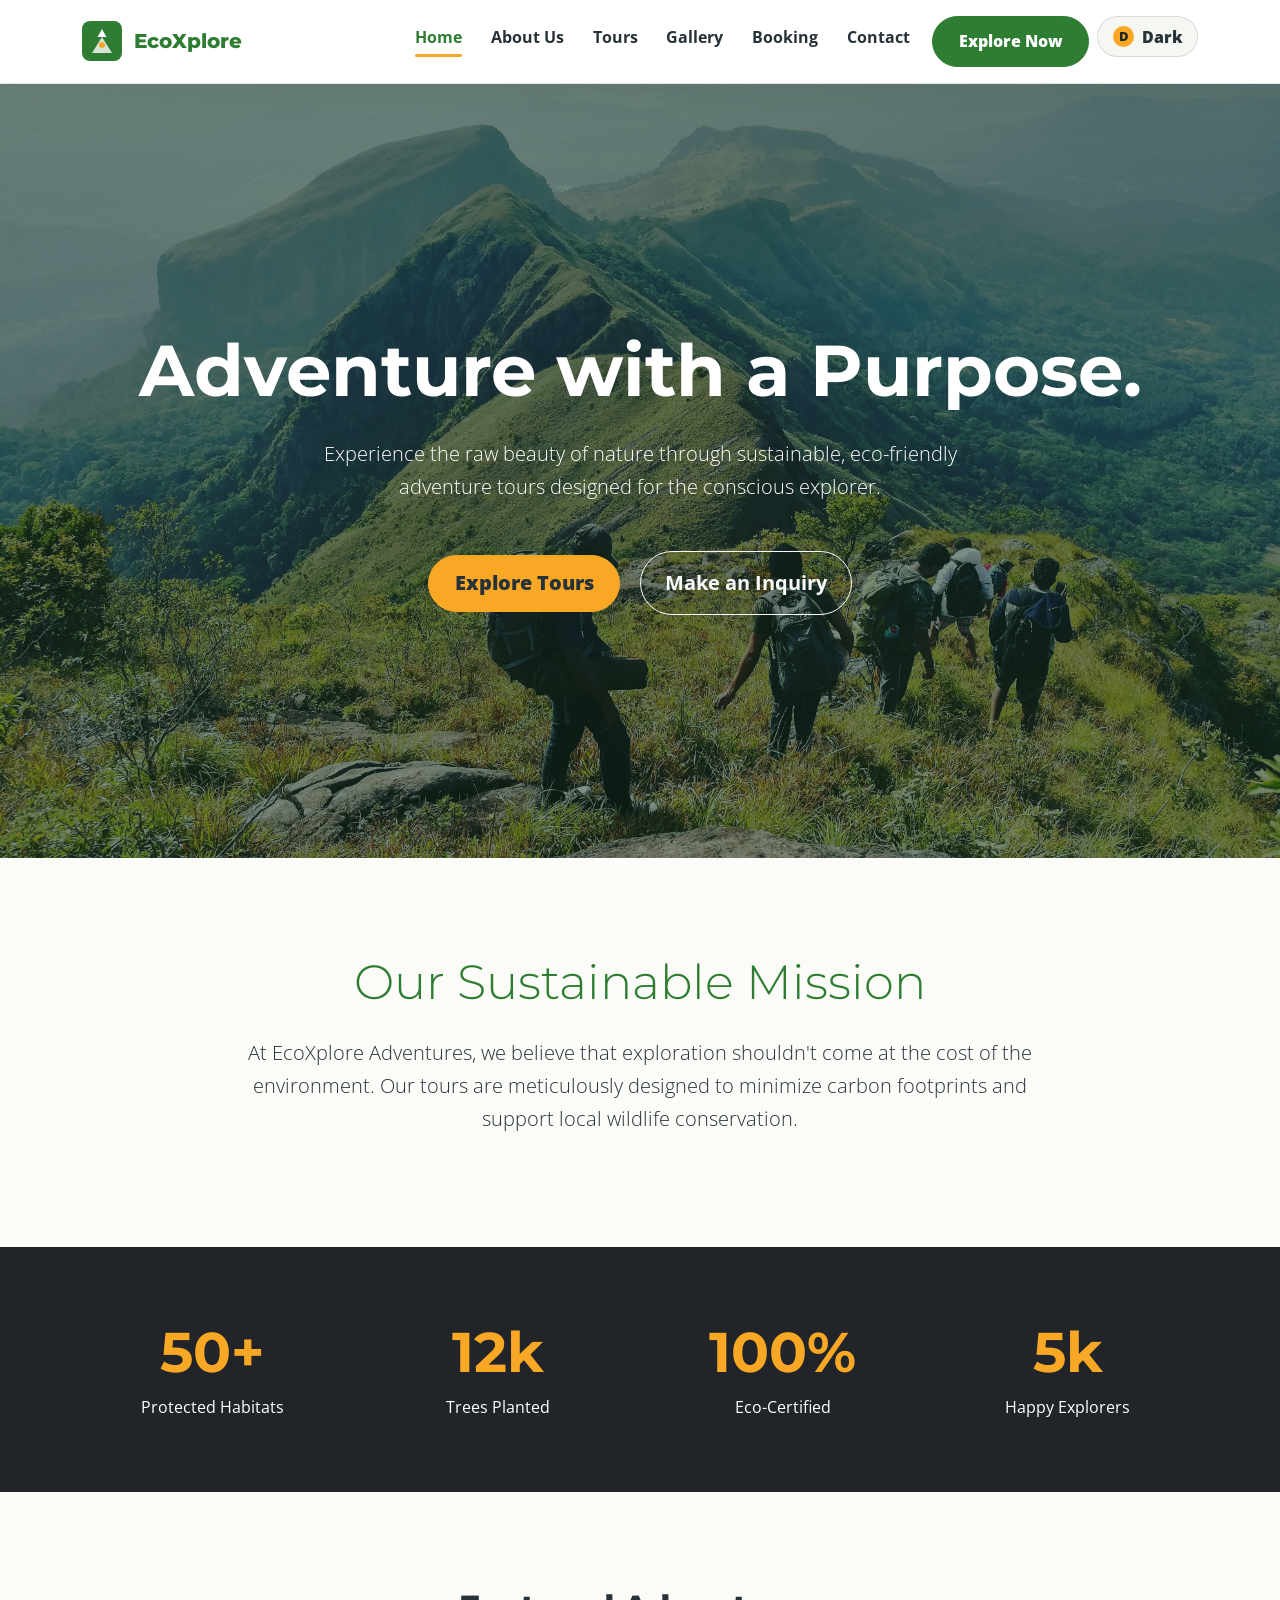
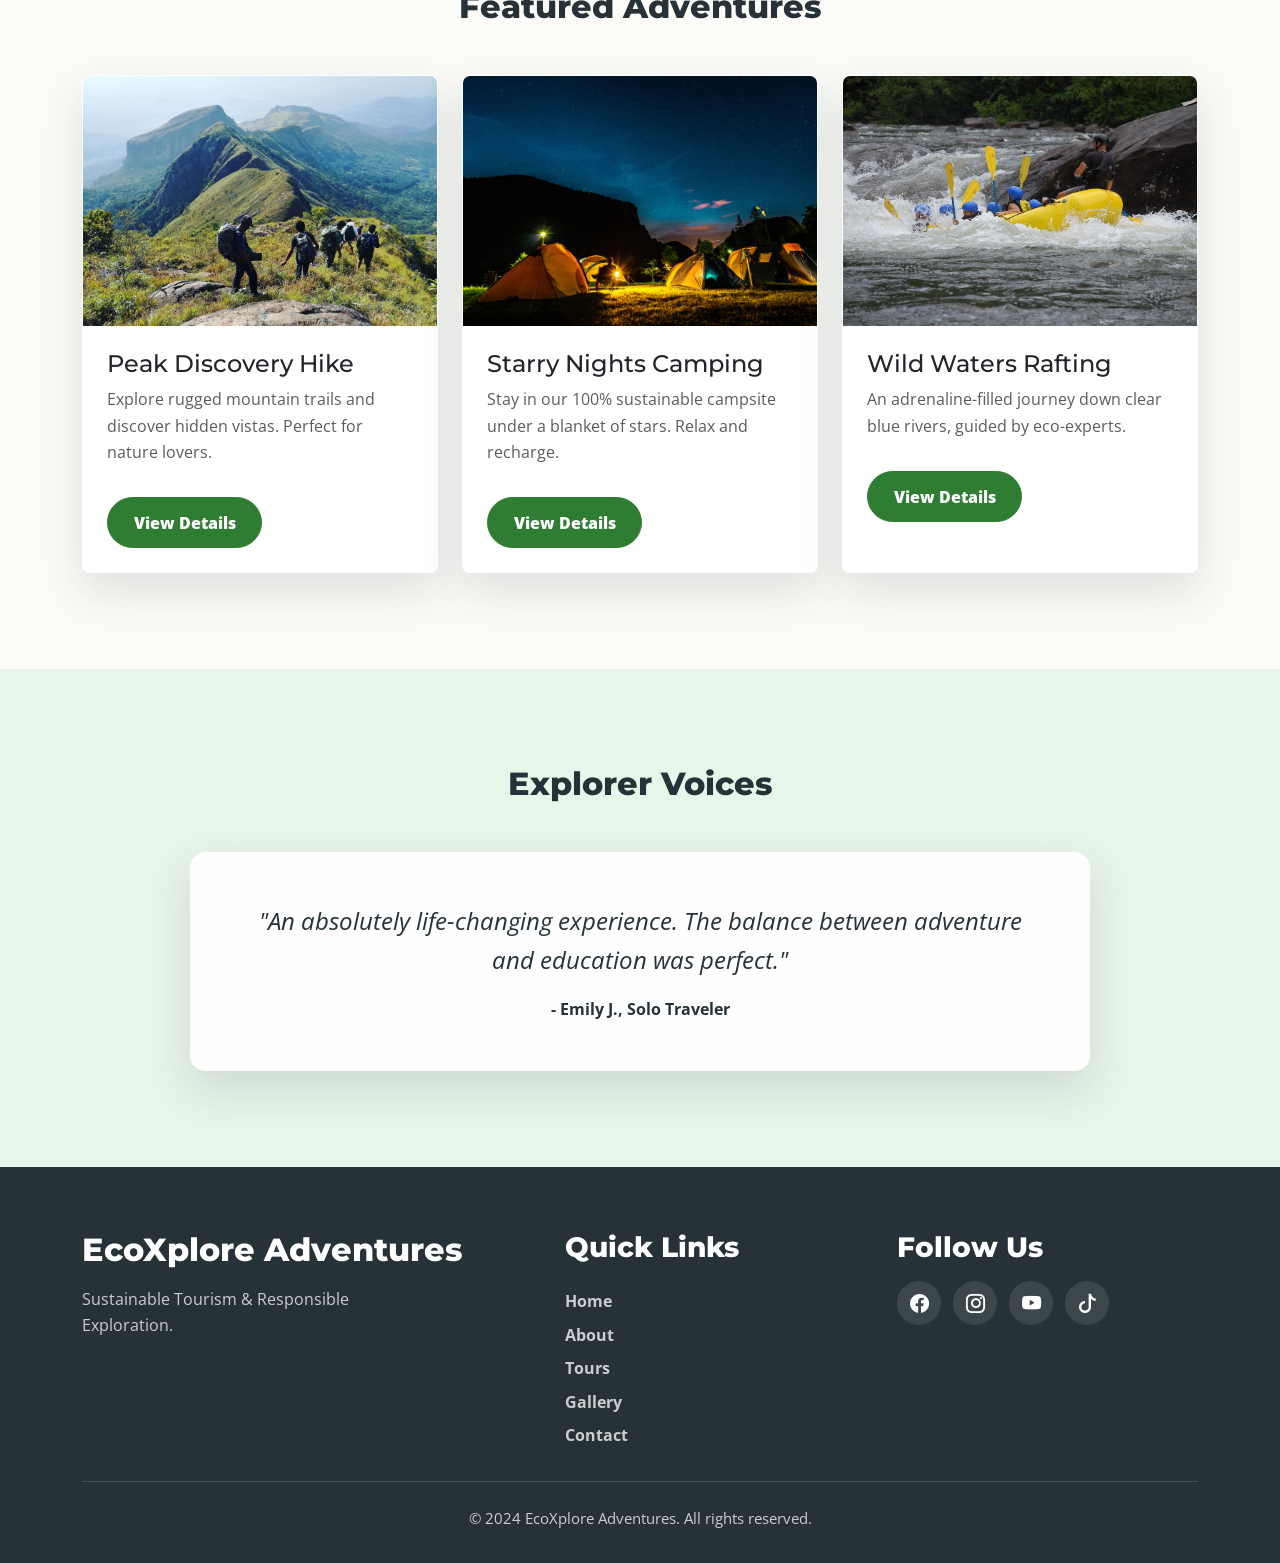
<file: index.html>
<!DOCTYPE html>
<html lang="en">
<head>
    <meta charset="UTF-8">
    <meta name="viewport" content="width=device-width, initial-scale=1.0">
    <meta name="description" content="EcoXplore Adventures - Sustainable adventure tours using Bootstrap 5.">
    <title>EcoXplore Adventures | Sustainable Adventure Tours</title>
    <link href="https://cdn.jsdelivr.net/npm/bootstrap@5.3.0/dist/css/bootstrap.min.css" rel="stylesheet">
    <link rel="stylesheet" href="https://cdn.jsdelivr.net/npm/bootstrap-icons@1.11.3/font/bootstrap-icons.css">
    <link rel="stylesheet" href="css/main.css">
</head>
<body>
    <nav class="navbar navbar-expand-lg sticky-top bg-white py-3">
        <div class="container">
            <a class="navbar-brand" href="index.html">
                <img src="images/logo.svg" alt="Logo" width="40" height="40">
                EcoXplore
            </a>
            <button class="navbar-toggler" type="button" data-bs-toggle="collapse" data-bs-target="#navbarNav">
                <span class="navbar-toggler-icon"></span>
            </button>
            <div class="collapse navbar-collapse" id="navbarNav">
                <ul class="navbar-nav ms-auto mb-2 mb-lg-0">
                </ul>
            </div>
        </div>
    </nav>

    <header class="hero-section">
        <div class="container text-center reveal">
            <h1 class="display-2 fw-bold mb-4">Adventure with a Purpose.</h1>
            <p class="lead mb-5 mx-auto" style="max-width: 700px;">Experience the raw beauty of nature through sustainable, eco-friendly adventure tours designed for the conscious explorer.</p>
            <a href="tours.html" class="btn btn-accent btn-lg me-sm-3 mb-3 mb-sm-0">Explore Tours</a>
            <a href="booking.html" class="btn btn-outline-light btn-lg rounded-pill px-4 py-3 fw-bold">Make an Inquiry</a>
        </div>
    </header>

    <section class="py-5 reveal">
        <div class="container text-center py-5">
            <h2 class="display-5 mb-4" style="color: var(--primary);">Our Sustainable Mission</h2>
            <p class="lead mx-auto" style="max-width: 850px;">At EcoXplore Adventures, we believe that exploration shouldn't come at the cost of the environment. Our tours are meticulously designed to minimize carbon footprints and support local wildlife conservation.</p>
        </div>
    </section>

    <section class="py-5 bg-dark text-white reveal">
        <div class="container py-4">
            <div class="row g-4 text-center">
                <div class="col-6 col-md-3">
                    <h3 class="display-4 fw-bold" style="color: var(--accent);">50+</h3>
                    <p class="mb-0">Protected Habitats</p>
                </div>
                <div class="col-6 col-md-3">
                    <h3 class="display-4 fw-bold" style="color: var(--accent);">12k</h3>
                    <p class="mb-0">Trees Planted</p>
                </div>
                <div class="col-6 col-md-3">
                    <h3 class="display-4 fw-bold" style="color: var(--accent);">100%</h3>
                    <p class="mb-0">Eco-Certified</p>
                </div>
                <div class="col-6 col-md-3">
                    <h3 class="display-4 fw-bold" style="color: var(--accent);">5k</h3>
                    <p class="mb-0">Happy Explorers</p>
                </div>
            </div>
        </div>
    </section>

    <section class="py-5 reveal">
        <div class="container py-5">
            <h2 class="text-center mb-5">Featured Adventures</h2>
            <div class="row g-4">
                <div class="col-md-4">
                    <div class="card tour-card glass h-100 reveal">
                        <img src="images/Trekking_Tour_in_Kandy_Knuckles_Feachured_60b26beeb3.jpg" class="card-img-top" alt="Hiking" style="height: 250px; object-fit: cover;">
                        <div class="card-body p-4">
                            <h3 class="h4">Peak Discovery Hike</h3>
                            <p class="text-muted">Explore rugged mountain trails and discover hidden vistas. Perfect for nature lovers.</p>
                            <a href="tours.html" class="btn btn-primary mt-3">View Details</a>
                        </div>
                    </div>
                </div>
                <div class="col-md-4">
                    <div class="card tour-card glass h-100 reveal">
                        <img src="images/camping_lights.webp" class="card-img-top" alt="Camping" style="height: 250px; object-fit: cover;">
                        <div class="card-body p-4">
                            <h3 class="h4">Starry Nights Camping</h3>
                            <p class="text-muted">Stay in our 100% sustainable campsite under a blanket of stars. Relax and recharge.</p>
                            <a href="tours.html" class="btn btn-primary mt-3">View Details</a>
                        </div>
                    </div>
                </div>
                <div class="col-md-4">
                    <div class="card tour-card glass h-100 reveal">
                        <img src="images/sri-lanka-wild-water-raften.jpeg" class="card-img-top" alt="Rafting" style="height: 250px; object-fit: cover;">
                        <div class="card-body p-4">
                            <h3 class="h4">Wild Waters Rafting</h3>
                            <p class="text-muted">An adrenaline-filled journey down clear blue rivers, guided by eco-experts.</p>
                            <a href="tours.html" class="btn btn-primary mt-3">View Details</a>
                        </div>
                    </div>
                </div>
            </div>
        </div>
    </section>

    <section class="py-5 reveal" style="background-color: var(--primary-light);">
        <div class="container py-5">
            <h2 class="text-center mb-5">Explorer Voices</h2>
            <div id="testimonialSlider" class="glass p-5 rounded-4 mx-auto" style="max-width: 900px;">
                <div class="testimonial-slide text-center">
                    <p class="fs-4 fst-italic mb-3">"An absolutely life-changing experience. The balance between adventure and education was perfect."</p>
                    <span class="fw-bold">- Emily J., Solo Traveler</span>
                </div>
                <div class="testimonial-slide text-center" style="display: none;">
                    <p class="fs-4 fst-italic mb-3">"I've never felt so connected to nature. The guides were incredibly knowledgeable."</p>
                    <span class="fw-bold">- Mark T., Photographer</span>
                </div>
            </div>
        </div>
    </section>

    <footer>
        <div class="container">
            <div class="footer-content">
                <div class="footer-brand">
                    <h2>EcoXplore Adventures</h2>
                    <p>Sustainable Tourism & Responsible Exploration.</p>
                </div>
                <div class="footer-links">
                    <h3>Quick Links</h3>
                    <a href="index.html">Home</a>
                    <a href="about.html">About</a>
                    <a href="tours.html">Tours</a>
                    <a href="gallery.html">Gallery</a>
                    <a href="contact.html">Contact</a>
                </div>
                <div class="footer-social">
                    <h3>Follow Us</h3>
                    <div class="social-icons">
                        <a href="https://www.facebook.com/" aria-label="Facebook"><i class="bi bi-facebook"></i></a>
                        <a href="https://www.instagram.com/" aria-label="Instagram"><i class="bi bi-instagram"></i></a>
                        <a href="https://www.youtube.com/" aria-label="YouTube"><i class="bi bi-youtube"></i></a>
                        <a href="https://www.tiktok.com/" aria-label="TikTok"><i class="bi bi-tiktok"></i></a>
                    </div>
                </div>
            </div>
            <p class="footer-copy">&copy; 2024 EcoXplore Adventures. All rights reserved.</p>
        </div>
    </footer>

    <script src="https://cdn.jsdelivr.net/npm/bootstrap@5.3.0/dist/js/bootstrap.bundle.min.js"></script>
    <script src="js/script.js"></script>
    <script>

        let cur = 0;
        const slides = document.querySelectorAll('.testimonial-slide');
        setInterval(() => {
            slides[cur].style.display = 'none';
            cur = (cur + 1) % slides.length;
            slides[cur].style.display = 'block';
        }, 5000);
    </script>
</body>
</html>
</file>
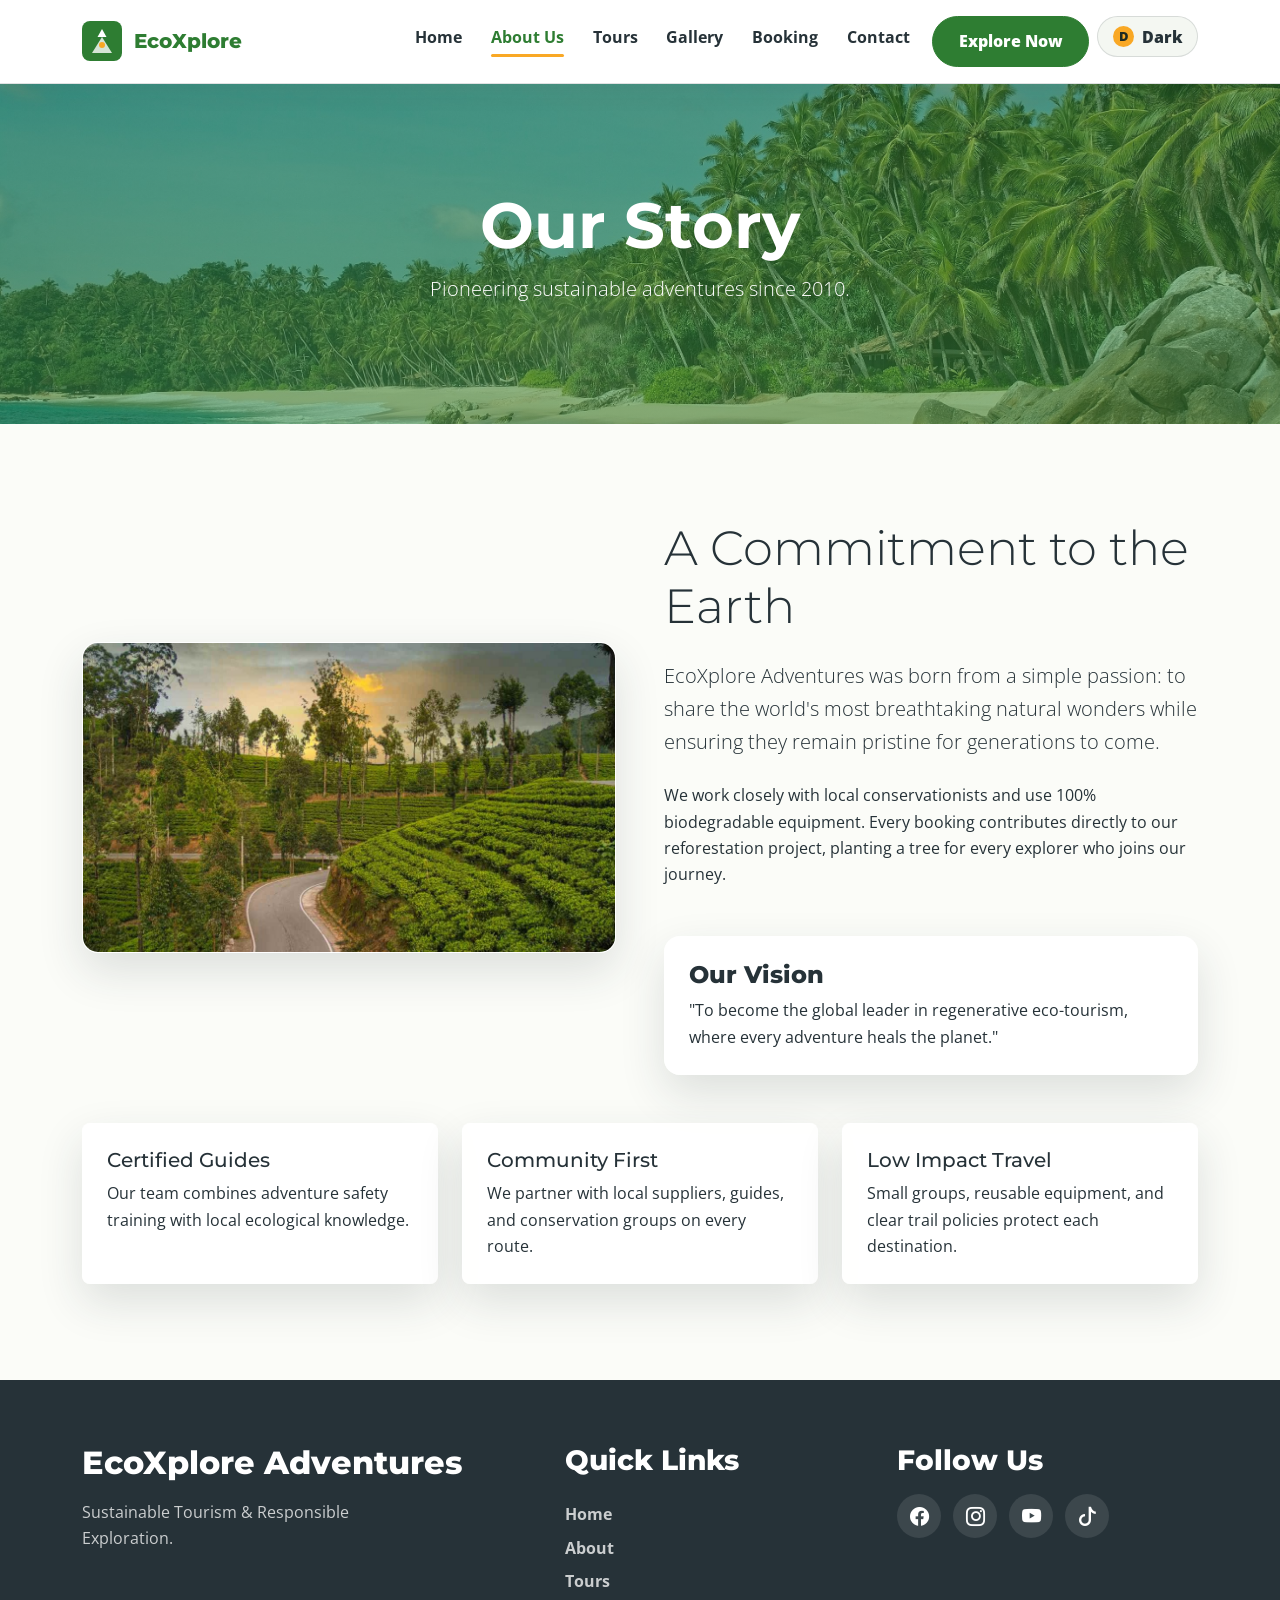
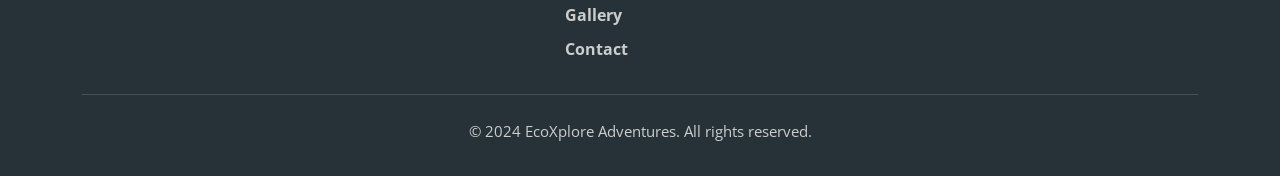
<file: about.html>
<!DOCTYPE html>
<html lang="en">
<head>
    <meta charset="UTF-8">
    <meta name="viewport" content="width=device-width, initial-scale=1.0">
    <meta name="description" content="About EcoXplore Adventures - Our mission and team.">
    <title>About Us | EcoXplore Adventures</title>
    <link href="https://cdn.jsdelivr.net/npm/bootstrap@5.3.0/dist/css/bootstrap.min.css" rel="stylesheet">
    <link rel="stylesheet" href="https://cdn.jsdelivr.net/npm/bootstrap-icons@1.11.3/font/bootstrap-icons.css">
    <link rel="stylesheet" href="css/main.css">
    <style>
        .about-hero {
            background: linear-gradient(rgba(46, 125, 50, 0.5), rgba(51, 133, 55, 0.541)), url('images/sri-lanka-strand-10.jpeg') center/cover;
            color: white;
            padding: 100px 0;
            text-align: center;
        }
    </style>
</head>
<body>
    <nav class="navbar navbar-expand-lg sticky-top bg-white py-3">
        <div class="container">
            <a class="navbar-brand" href="index.html">
                <img src="images/logo.svg" alt="Logo" width="40" height="40">
                EcoXplore
            </a>
            <button class="navbar-toggler" type="button" data-bs-toggle="collapse" data-bs-target="#navbarNav">
                <span class="navbar-toggler-icon"></span>
            </button>
            <div class="collapse navbar-collapse" id="navbarNav">
                <ul class="navbar-nav ms-auto mb-2 mb-lg-0">
                </ul>
            </div>
        </div>
    </nav>

    <header class="about-hero reveal">
        <div class="container">
            <h1 class="display-3 fw-bold">Our Story</h1>
            <p class="lead">Pioneering sustainable adventures since 2010.</p>
        </div>
    </header>

    <main class="container py-5 my-5">
        <div class="row g-5 align-items-center">
            <div class="col-md-6 reveal text-center">
                <img src="images/nuwareliya.jpg" alt="Our Work" class="img-fluid rounded-4 shadow-lg glass" style="max-height: 400px; width: 100%; object-fit: cover;">
            </div>
            <div class="col-md-6 reveal">
                <h2 class="display-5 mb-4">A Commitment to the Earth</h2>
                <p class="lead mb-4">EcoXplore Adventures was born from a simple passion: to share the world's most breathtaking natural wonders while ensuring they remain pristine for generations to come.</p>
                <p>We work closely with local conservationists and use 100% biodegradable equipment. Every booking contributes directly to our reforestation project, planting a tree for every explorer who joins our journey.</p>
                <div class="mt-5 p-4 glass rounded-4">
                    <h4 class="mb-2">Our Vision</h4>
                    <p class="mb-0">"To become the global leader in regenerative eco-tourism, where every adventure heals the planet."</p>
                </div>
            </div>
        </div>
    
        <section class="row g-4 mt-4 reveal">
            <div class="col-md-4">
                <div class="glass p-4 rounded-3 h-100">
                    <h3 class="h5">Certified Guides</h3>
                    <p class="mb-0">Our team combines adventure safety training with local ecological knowledge.</p>
                </div>
            </div>
            <div class="col-md-4">
                <div class="glass p-4 rounded-3 h-100">
                    <h3 class="h5">Community First</h3>
                    <p class="mb-0">We partner with local suppliers, guides, and conservation groups on every route.</p>
                </div>
            </div>
            <div class="col-md-4">
                <div class="glass p-4 rounded-3 h-100">
                    <h3 class="h5">Low Impact Travel</h3>
                    <p class="mb-0">Small groups, reusable equipment, and clear trail policies protect each destination.</p>
                </div>
            </div>
        </section>
    </main>

    <footer>
        <div class="container">
            <div class="footer-content">
                <div class="footer-brand">
                    <h2>EcoXplore Adventures</h2>
                    <p>Sustainable Tourism & Responsible Exploration.</p>
                </div>
                <div class="footer-links">
                    <h3>Quick Links</h3>
                    <a href="index.html">Home</a>
                    <a href="about.html">About</a>
                    <a href="tours.html">Tours</a>
                    <a href="gallery.html">Gallery</a>
                    <a href="contact.html">Contact</a>
                </div>
                <div class="footer-social">
                    <h3>Follow Us</h3>
                    <div class="social-icons">
                        <a href="https://www.facebook.com/" aria-label="Facebook"><i class="bi bi-facebook"></i></a>
                        <a href="https://www.instagram.com/" aria-label="Instagram"><i class="bi bi-instagram"></i></a>
                        <a href="https://www.youtube.com/" aria-label="YouTube"><i class="bi bi-youtube"></i></a>
                        <a href="https://www.tiktok.com/" aria-label="TikTok"><i class="bi bi-tiktok"></i></a>
                    </div>
                </div>
            </div>
            <p class="footer-copy">&copy; 2024 EcoXplore Adventures. All rights reserved.</p>
        </div>
    </footer>

    <script src="https://cdn.jsdelivr.net/npm/bootstrap@5.3.0/dist/js/bootstrap.bundle.min.js"></script>
    <script src="js/script.js"></script>
</body>
</html>
</file>
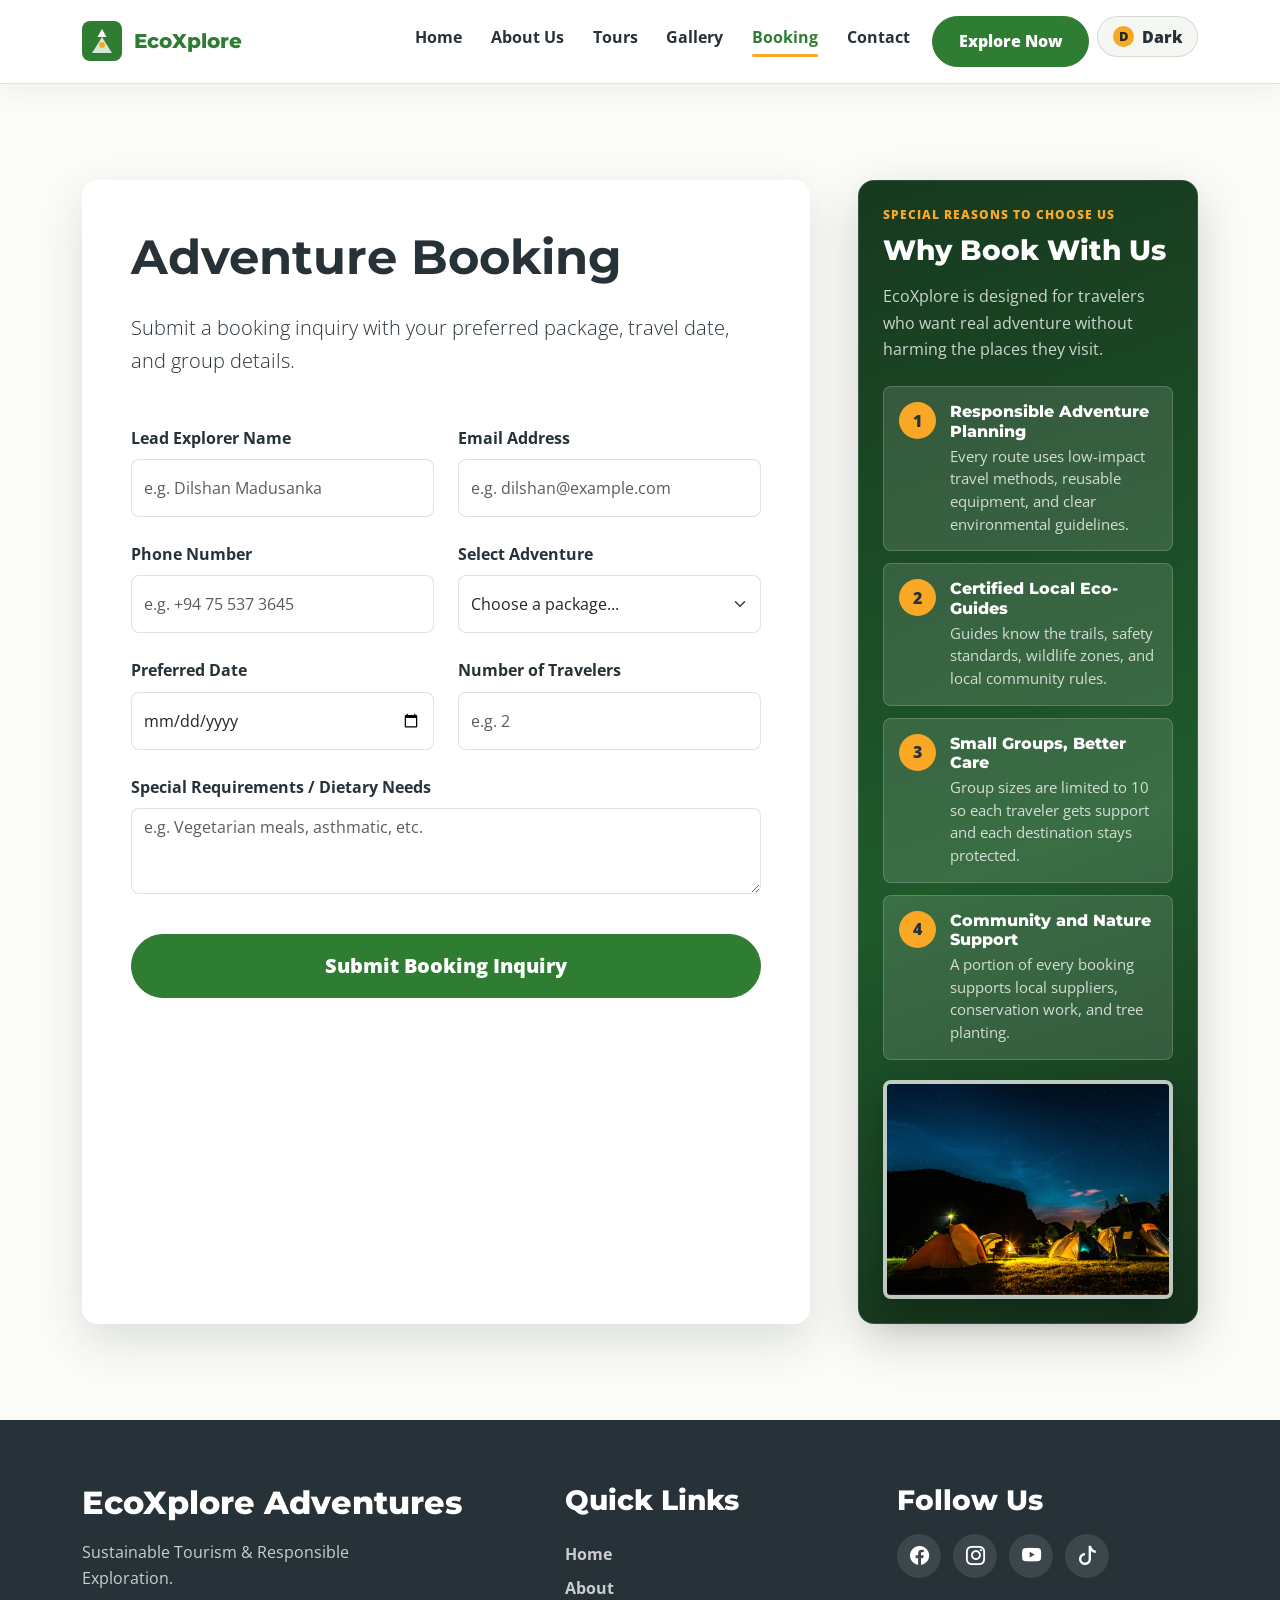
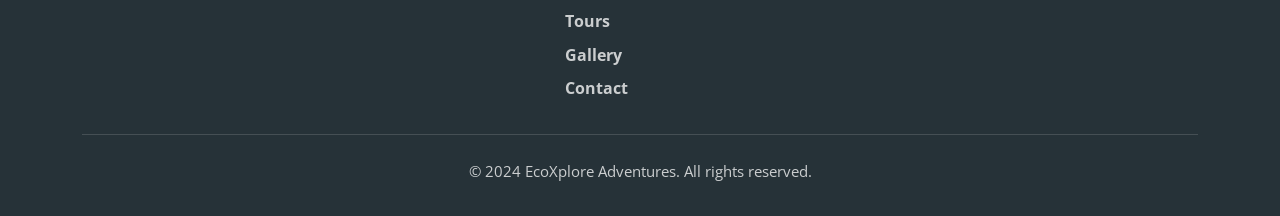
<file: booking.html>
<!DOCTYPE html>
<html lang="en">

<head>
    <meta charset="UTF-8">
    <meta name="viewport" content="width=device-width, initial-scale=1.0">
    <meta name="description" content="Book your eco-adventure with EcoXplore using Bootstrap 5.">
    <title>Book Now | EcoXplore Adventures</title>
    <link href="https://cdn.jsdelivr.net/npm/bootstrap@5.3.0/dist/css/bootstrap.min.css" rel="stylesheet">
    <link rel="stylesheet" href="https://cdn.jsdelivr.net/npm/bootstrap-icons@1.11.3/font/bootstrap-icons.css">
    <link rel="stylesheet" href="css/main.css">
</head>

<body>
    <nav class="navbar navbar-expand-lg sticky-top bg-white py-3">
        <div class="container">
            <a class="navbar-brand" href="index.html">
                <img src="images/logo.svg" alt="Logo" width="40" height="40">
                EcoXplore
            </a>
            <button class="navbar-toggler" type="button" data-bs-toggle="collapse" data-bs-target="#navbarNav">
                <span class="navbar-toggler-icon"></span>
            </button>
            <div class="collapse navbar-collapse" id="navbarNav">
                <ul class="navbar-nav ms-auto mb-2 mb-lg-0">
                </ul>
            </div>
        </div>
    </nav>

    <main class="container py-5 my-5">
        <div class="row g-5">
            <div class="col-lg-8 reveal">
                <div class="glass p-5 rounded-4 shadow-sm h-100">
                    <h1 class="mb-4 display-5 fw-bold">Adventure Booking</h1>
                    <p class="lead mb-5">Submit a booking inquiry with your preferred package, travel date, and group
                        details.</p>
                    <div class="form-message mb-4" role="status" aria-live="polite"></div>

                    <form id="bookingForm" class="needs-validation">
                        <div class="row g-4">
                            <div class="col-md-6">
                                <label for="bookName" class="form-label fw-bold">Lead Explorer Name</label>
                                <input type="text" class="form-control py-3 rounded-3" id="bookName" placeholder="e.g. Dilshan Madusanka" required>
                            </div>
                            <div class="col-md-6">
                                <label for="bookEmail" class="form-label fw-bold">Email Address</label>
                                <input type="email" class="form-control py-3 rounded-3" id="bookEmail"
                                    placeholder="e.g. dilshan@example.com" autocomplete="email" required>
                            </div>
                            <div class="col-md-6">
                                <label for="bookPhone" class="form-label fw-bold">Phone Number</label>
                                <input type="tel" class="form-control py-3 rounded-3" id="bookPhone" placeholder="e.g. +94 75 537 3645" autocomplete="tel"
                                    required>
                            </div>
                            <div class="col-md-6">
                                <label for="tourSelect" class="form-label fw-bold">Select Adventure</label>
                                <select class="form-select py-3 rounded-3" id="tourSelect" required>
                                    <option value="" selected disabled>Choose a package...</option>
                                    <option value="hiking">Knuckles Mountain Eco-Trek</option>
                                    <option value="camping">Solar Night Eco-Camp</option>
                                    <option value="rafting">Wild Waters Rafting</option>
                                </select>
                            </div>
                            <div class="col-md-6">
                                <label for="preferredDate" class="form-label fw-bold">Preferred Date</label>
                                <input type="date" class="form-control py-3 rounded-3" id="preferredDate" required>
                            </div>
                            <div class="col-md-6">
                                <label for="travelers" class="form-label fw-bold">Number of Travelers</label>
                                <input type="number" class="form-control py-3 rounded-3" id="travelers" min="1" max="10"
                                    placeholder="e.g. 2" required>
                            </div>
                            <div class="col-12">
                                <label for="specialReq" class="form-label fw-bold">Special Requirements / Dietary
                                    Needs</label>
                                <textarea class="form-control rounded-3" id="specialReq" rows="3" placeholder="e.g. Vegetarian meals, asthmatic, etc."></textarea>
                            </div>
                            <div class="col-12 pt-3">
                                <button type="submit" class="btn btn-primary btn-lg w-100 py-3">Submit Booking
                                    Inquiry</button>
                            </div>
                        </div>
                    </form>
                </div>
            </div>

            <div class="col-lg-4 reveal" style="transition-delay: 0.2s;">
                <div class="booking-reasons-panel p-4 rounded-4 shadow-lg h-100">
                    <p class="section-kicker mb-2" style="color: var(--accent);">Special reasons to choose us</p>
                    <h3 class="mb-3 text-white">Why Book With Us</h3>
                    <p class="mb-4 text-white-50">EcoXplore is designed for travelers who want real adventure without
                        harming the places they visit.</p>
                    <div class="booking-benefits">
                        <div class="booking-benefit">
                            <span class="booking-benefit-number">1</span>
                            <div>
                                <h4>Responsible Adventure Planning</h4>
                                <p>Every route uses low-impact travel methods, reusable equipment, and clear
                                    environmental guidelines.</p>
                            </div>
                        </div>
                        <div class="booking-benefit">
                            <span class="booking-benefit-number">2</span>
                            <div>
                                <h4>Certified Local Eco-Guides</h4>
                                <p>Guides know the trails, safety standards, wildlife zones, and local community rules.
                                </p>
                            </div>
                        </div>
                        <div class="booking-benefit">
                            <span class="booking-benefit-number">3</span>
                            <div>
                                <h4>Small Groups, Better Care</h4>
                                <p>Group sizes are limited to 10 so each traveler gets support and each destination
                                    stays protected.</p>
                            </div>
                        </div>
                        <div class="booking-benefit">
                            <span class="booking-benefit-number">4</span>
                            <div>
                                <h4>Community and Nature Support</h4>
                                <p>A portion of every booking supports local suppliers, conservation work, and tree
                                    planting.</p>
                            </div>
                        </div>
                    </div>
                    <img src="images/camping_lights.webp" alt="Eco camping tour location" class="booking-side-image">
                </div>
            </div>
        </div>
    </main>

    <footer>
        <div class="container">
            <div class="footer-content">
                <div class="footer-brand">
                    <h2>EcoXplore Adventures</h2>
                    <p>Sustainable Tourism & Responsible Exploration.</p>
                </div>
                <div class="footer-links">
                    <h3>Quick Links</h3>
                    <a href="index.html">Home</a>
                    <a href="about.html">About</a>
                    <a href="tours.html">Tours</a>
                    <a href="gallery.html">Gallery</a>
                    <a href="contact.html">Contact</a>
                </div>
                <div class="footer-social">
                    <h3>Follow Us</h3>
                    <div class="social-icons">
                        <a href="https://www.facebook.com/" aria-label="Facebook"><i class="bi bi-facebook"></i></a>
                        <a href="https://www.instagram.com/" aria-label="Instagram"><i class="bi bi-instagram"></i></a>
                        <a href="https://www.youtube.com/" aria-label="YouTube"><i class="bi bi-youtube"></i></a>
                        <a href="https://www.tiktok.com/" aria-label="TikTok"><i class="bi bi-tiktok"></i></a>
                    </div>
                </div>
            </div>
            <p class="footer-copy">&copy; 2024 EcoXplore Adventures. All rights reserved.</p>
        </div>
    </footer>

    <script src="https://cdn.jsdelivr.net/npm/bootstrap@5.3.0/dist/js/bootstrap.bundle.min.js"></script>
    <script src="js/script.js"></script>
</body>

</html>
</file>
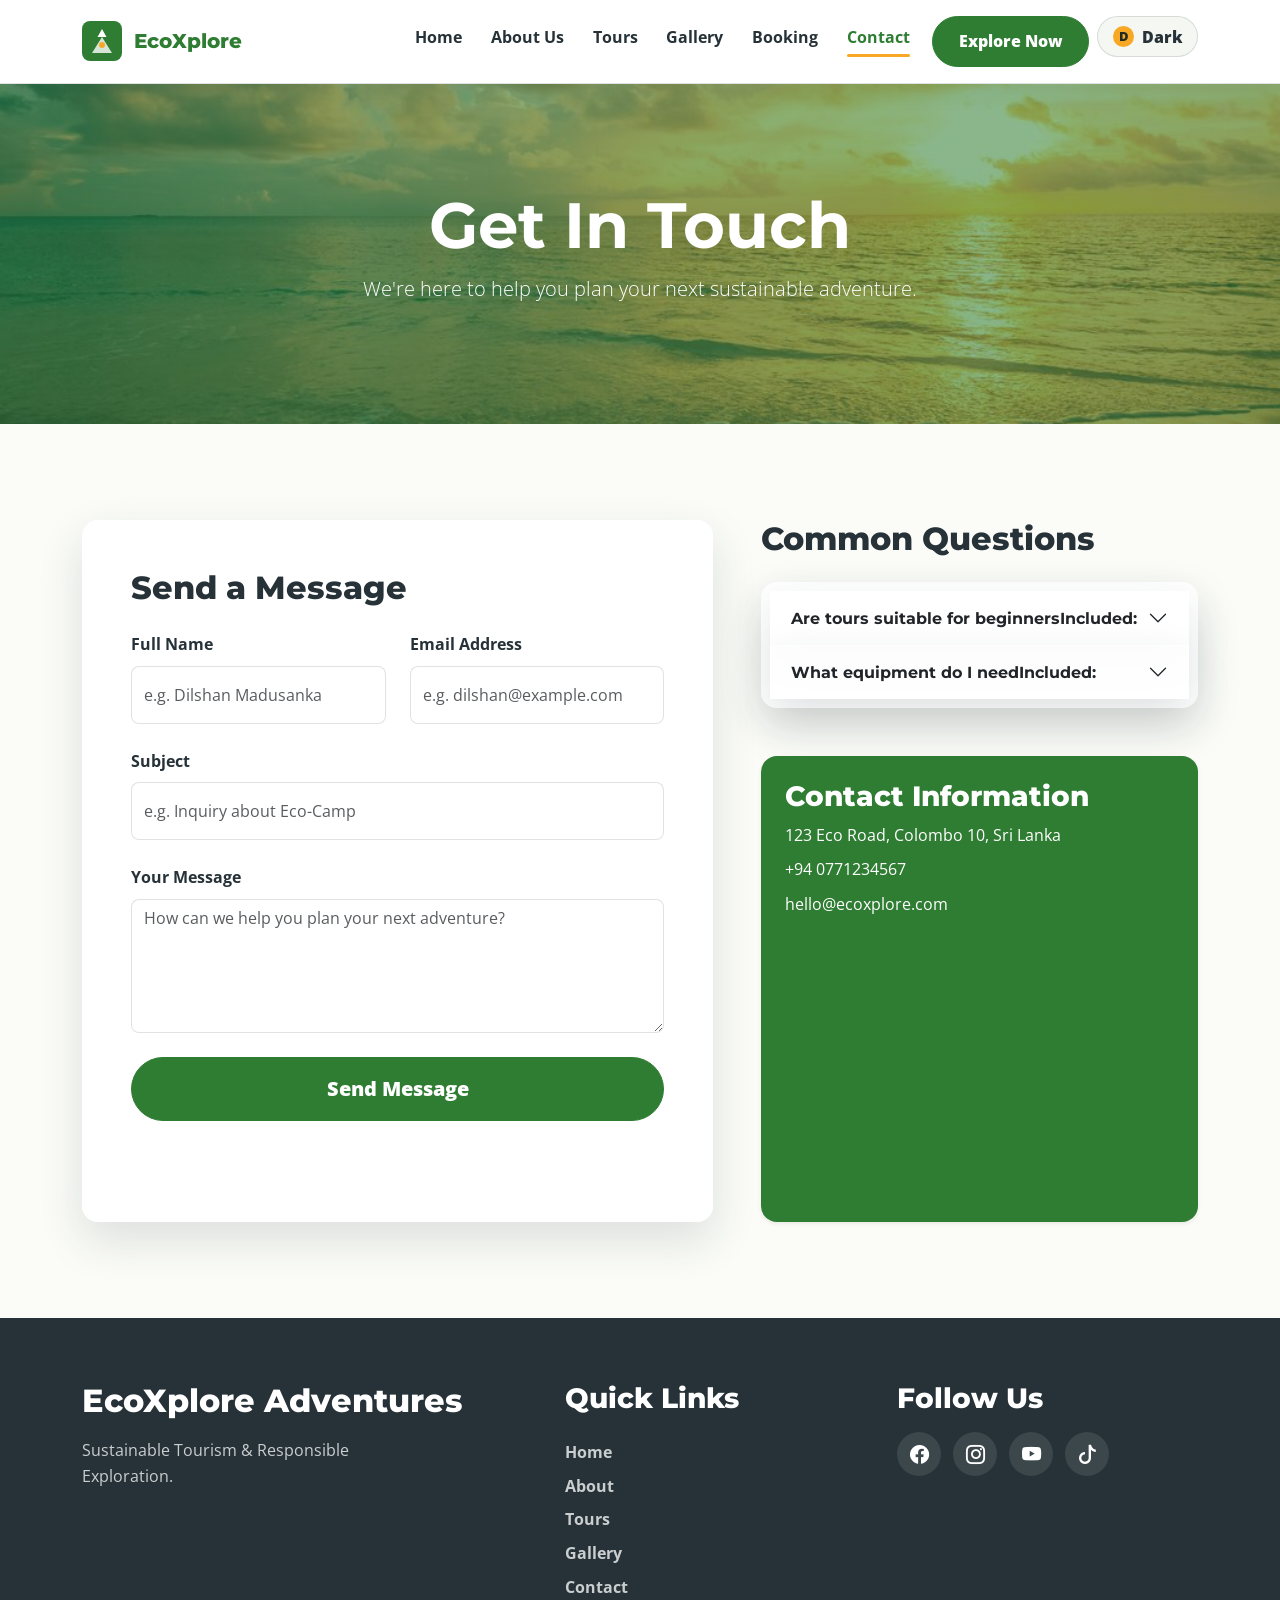
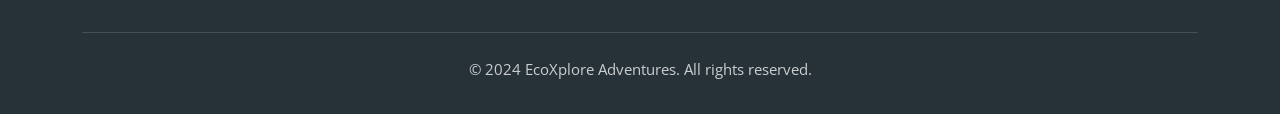
<file: contact.html>
<!DOCTYPE html>
<html lang="en">
<head>
    <meta charset="UTF-8">
    <meta name="viewport" content="width=device-width, initial-scale=1.0">
    <meta name="description" content="Contact EcoXplore Adventures using Bootstrap 5.">
    <title>Contact Us | EcoXplore Adventures</title>
    <link href="https://cdn.jsdelivr.net/npm/bootstrap@5.3.0/dist/css/bootstrap.min.css" rel="stylesheet">
    <link rel="stylesheet" href="https://cdn.jsdelivr.net/npm/bootstrap-icons@1.11.3/font/bootstrap-icons.css">
    <link rel="stylesheet" href="css/main.css">
    <style>
        .contact-hero {
            background: linear-gradient(rgba(46, 125, 50, 0.548), rgba(46, 125, 50, 0.575)), url('images/closeup-of-sea-beach-and-colorful-sunset-sky-panoramic-beach-landscape-empty-tropical-beach-and-seascape-orange-and-golden-sunset-sky-soft-sand-calmness-tranquil-relaxing-sunlight-summer-mood-photo.jpg') center/cover;
            color: white;
            padding: 100px 0;
            text-align: center;
        }
    </style>
</head>
<body>
    <nav class="navbar navbar-expand-lg sticky-top bg-white py-3">
        <div class="container">
            <a class="navbar-brand" href="index.html">
                <img src="images/logo.svg" alt="Logo" width="40" height="40">
                EcoXplore
            </a>
            <button class="navbar-toggler" type="button" data-bs-toggle="collapse" data-bs-target="#navbarNav">
                <span class="navbar-toggler-icon"></span>
            </button>
            <div class="collapse navbar-collapse" id="navbarNav">
                <ul class="navbar-nav ms-auto mb-2 mb-lg-0">
                </ul>
            </div>
        </div>
    </nav>

    <header class="contact-hero reveal">
        <div class="container">
            <h1 class="display-3 fw-bold">Get In Touch</h1>
            <p class="lead">We're here to help you plan your next sustainable adventure.</p>
        </div>
    </header>

    <main class="container py-5 my-5">
        <div class="row g-5">
            <div class="col-lg-7 reveal">
                <div class="glass p-5 rounded-4 shadow-sm h-100">
                    <h2 class="mb-4">Send a Message</h2>
                    <form id="contactForm">
                        <div class="form-message mb-4" role="status" aria-live="polite"></div>
                        <div class="row g-4">
                            <div class="col-md-6">
                                <label for="name" class="form-label fw-bold">Full Name</label>
                                <input type="text" class="form-control py-3 rounded-3" id="name" placeholder="e.g. Dilshan Madusanka" required>
                            </div>
                            <div class="col-md-6">
                                <label for="email" class="form-label fw-bold">Email Address</label>
                                <input type="email" class="form-control py-3 rounded-3" id="email" placeholder="e.g. dilshan@example.com" required>
                            </div>
                            <div class="col-12">
                                <label for="subject" class="form-label fw-bold">Subject</label>
                                <input type="text" class="form-control py-3 rounded-3" id="subject" placeholder="e.g. Inquiry about Eco-Camp" required>
                            </div>
                            <div class="col-12">
                                <label for="message" class="form-label fw-bold">Your Message</label>
                                <textarea class="form-control rounded-3" id="message" rows="5" placeholder="How can we help you plan your next adventure?" required></textarea>
                            </div>
                            <div class="col-12">
                                <button type="submit" class="btn btn-primary btn-lg w-100 py-3">Send Message</button>
                            </div>
                        </div>
                    </form>
                </div>
            </div>

            <div class="col-lg-5 reveal" style="transition-delay: 0.2s;">
                <div class="mb-5">
                    <h2 class="mb-4">Common Questions</h2>
                    <div class="accordion accordion-flush glass p-2 rounded-4" id="faqAccordion">
                        <div class="accordion-item glass border-0 bg-transparent">
                            <h2 class="accordion-header">
                                <button class="accordion-button collapsed bg-transparent fw-bold" type="button" data-bs-toggle="collapse" data-bs-target="#faq1">
                                    Are tours suitable for beginnersIncluded:
                                </button>
                            </h2>
                            <div id="faq1" class="accordion-collapse collapse" data-bs-parent="#faqAccordion">
                                <div class="accordion-body">
                                    Yes! We have packages for all skill levels. Our guides provide all necessary training and support.
                                </div>
                            </div>
                        </div>
                        <div class="accordion-item glass border-0 bg-transparent">
                            <h2 class="accordion-header">
                                <button class="accordion-button collapsed bg-transparent fw-bold" type="button" data-bs-toggle="collapse" data-bs-target="#faq2">
                                    What equipment do I needIncluded:
                                </button>
                            </h2>
                            <div id="faq2" class="accordion-collapse collapse" data-bs-parent="#faqAccordion">
                                <div class="accordion-body">
                                    We provide all technical gear (tents, rafts, packs). You only need to bring personal clothing and sturdy shoes.
                                </div>
                            </div>
                        </div>
                    </div>
                </div>

                <div class="contact-info-card p-4 rounded-4 shadow-sm">
                    <h3>Contact Information</h3>
                    <p class="mb-2"> 123 Eco Road, Colombo 10, Sri Lanka</p>
                    <p class="mb-2"> +94 0771234567</p>
                    <p class="mb-3"> hello@ecoxplore.com</p>
                    <div class="map-container mt-4 rounded-3 overflow-hidden">
                        <iframe src="https://maps.google.com/maps?q=Colombo%2010,%20Sri%20Lanka&t=&z=13&ie=UTF8&iwloc=&output=embed" width="100%" height="250" style="border:0;" allowfullscreen="" loading="lazy" referrerpolicy="no-referrer-when-downgrade"></iframe>
                    </div>
                </div>
            </div>
        </div>
    </main>

    <footer>
        <div class="container">
            <div class="footer-content">
                <div class="footer-brand">
                    <h2>EcoXplore Adventures</h2>
                    <p>Sustainable Tourism & Responsible Exploration.</p>
                </div>
                <div class="footer-links">
                    <h3>Quick Links</h3>
                    <a href="index.html">Home</a>
                    <a href="about.html">About</a>
                    <a href="tours.html">Tours</a>
                    <a href="gallery.html">Gallery</a>
                    <a href="contact.html">Contact</a>
                </div>
                <div class="footer-social">
                    <h3>Follow Us</h3>
                    <div class="social-icons">
                        <a href="https://www.facebook.com/" aria-label="Facebook"><i class="bi bi-facebook"></i></a>
                        <a href="https://www.instagram.com/" aria-label="Instagram"><i class="bi bi-instagram"></i></a>
                        <a href="https://www.youtube.com/" aria-label="YouTube"><i class="bi bi-youtube"></i></a>
                        <a href="https://www.tiktok.com/" aria-label="TikTok"><i class="bi bi-tiktok"></i></a>
                    </div>
                </div>
            </div>
            <p class="footer-copy">&copy; 2024 EcoXplore Adventures. All rights reserved.</p>
        </div>
    </footer>

    <script src="https://cdn.jsdelivr.net/npm/bootstrap@5.3.0/dist/js/bootstrap.bundle.min.js"></script>
    <script src="js/script.js"></script>
</body>
</html>
</file>
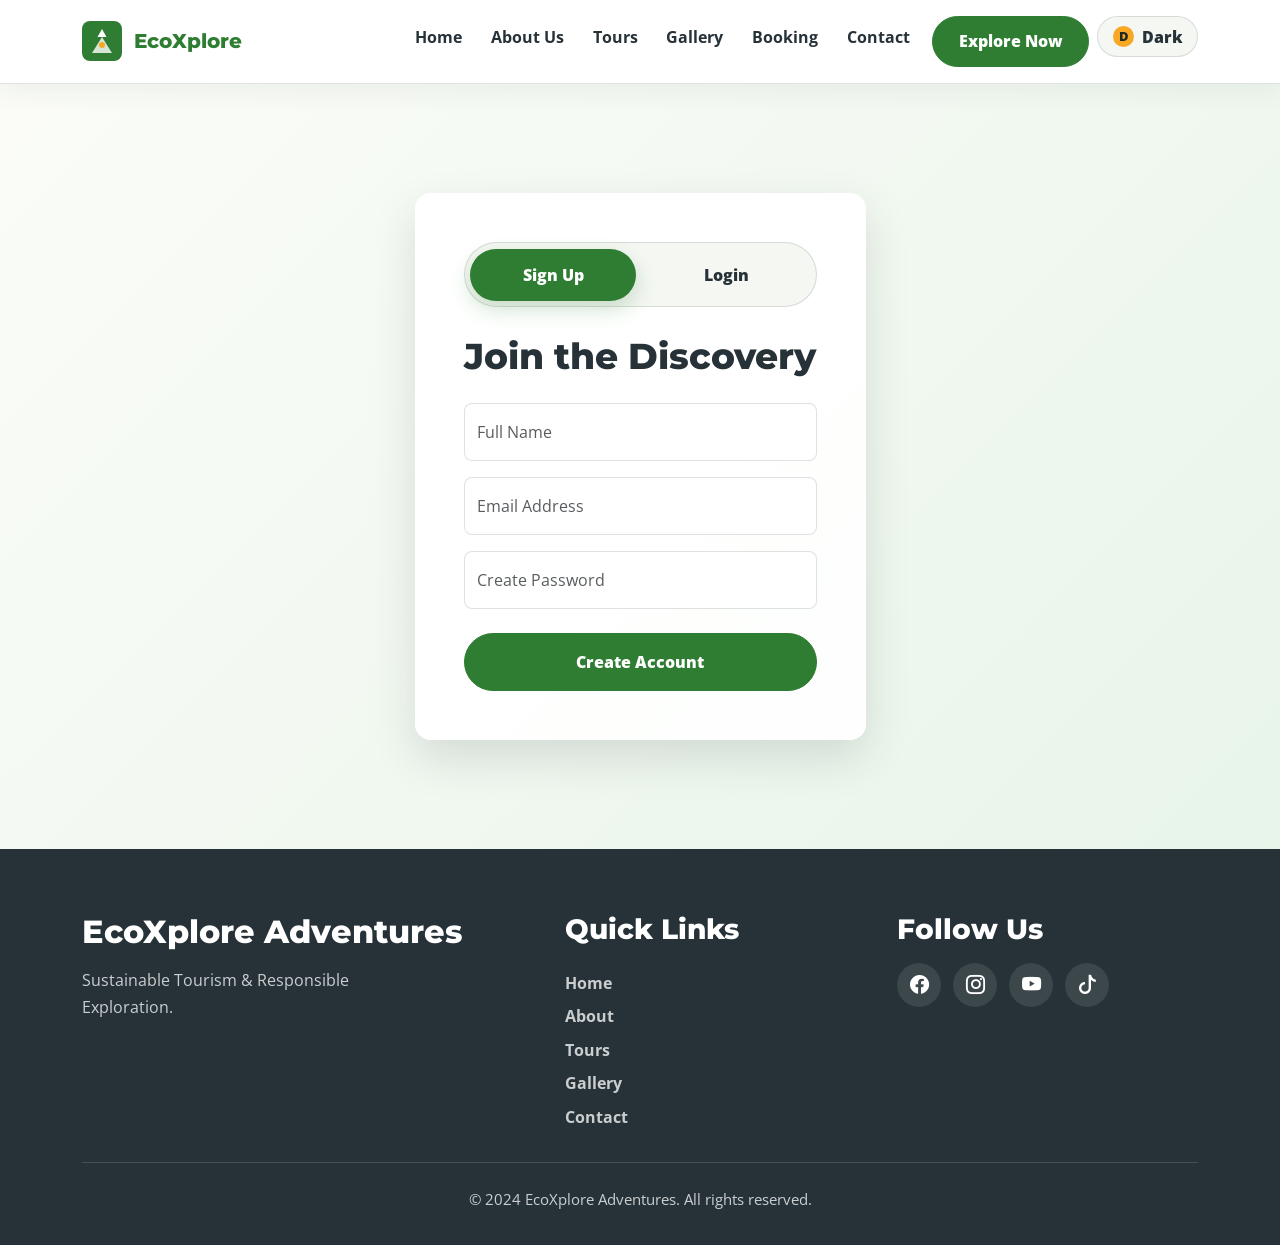
<file: signup.html>
<!DOCTYPE html>
<html lang="en">
<head>
    <meta charset="UTF-8">
    <meta name="viewport" content="width=device-width, initial-scale=1.0">
    <meta name="description" content="Access EcoXplore Adventures with Bootstrap 5.">
    <title>Account Access | EcoXplore Adventures</title>
    <link href="https://cdn.jsdelivr.net/npm/bootstrap@5.3.0/dist/css/bootstrap.min.css" rel="stylesheet">
    <link rel="stylesheet" href="https://cdn.jsdelivr.net/npm/bootstrap-icons@1.11.3/font/bootstrap-icons.css">
    <link rel="stylesheet" href="css/main.css">
    <style>
        .auth-wrapper {
            min-height: 85vh;
            display: flex;
            align-items: center;
            justify-content: center;
            background: linear-gradient(135deg, var(--bg), var(--primary-light));
            padding: 50px 0;
        }
        .auth-card {
            max-width: 526px;
            margin: 0 auto;
        }
        .auth-toggle {
            display: grid;
            grid-template-columns: 1fr 1fr;
            gap: 0.5rem;
            background: #f4f7f2;
            border: 1px solid var(--line);
            border-radius: 999px;
            padding: 0.35rem;
            margin-bottom: 1.75rem;
        }
        .auth-toggle button {
            border: 0;
            border-radius: 999px;
            background: transparent;
            color: var(--text);
            font-weight: 800;
            padding: 0.8rem 1rem;
            transition: background 0.2s ease, color 0.2s ease, box-shadow 0.2s ease;
        }
        .auth-toggle button.active {
            background: var(--primary);
            color: var(--white);
            box-shadow: 0 8px 20px rgba(46, 125, 50, 0.22);
        }
        .auth-tab-panel {
            display: none;
        }
        .auth-tab-panel.active {
            display: block;
        }
        .auth-card h1,
        .auth-card h2 {
            font-size: clamp(1.85rem, 4vw, 2.25rem);
        }
        @media (max-width: 576px) {
            .auth-wrapper {
                padding: 28px 0;
                align-items: flex-start;
            }
            .auth-toggle button {
                padding: 0.7rem 0.5rem;
            }
        }
    </style>
</head>
<body>
    <nav class="navbar navbar-expand-lg sticky-top bg-white py-3">
        <div class="container">
            <a class="navbar-brand" href="index.html">
                <img src="images/logo.svg" alt="Logo" width="40" height="40">
                EcoXplore
            </a>
            <button class="navbar-toggler" type="button" data-bs-toggle="collapse" data-bs-target="#navbarNav">
                <span class="navbar-toggler-icon"></span>
            </button>
            <div class="collapse navbar-collapse" id="navbarNav">
                <ul class="navbar-nav ms-auto mb-2 mb-lg-0">
                </ul>
            </div>
        </div>
    </nav>

    <main class="auth-wrapper">
        <div class="container">
            <div class="row justify-content-center">
                <div class="col-md-6 col-lg-5">
                    <div class="glass p-5 rounded-4 shadow reveal auth-card">
                        <div class="auth-toggle" id="authTab" role="tablist" aria-label="Account access options">
                            <button class="active" id="signup-tab" type="button" role="tab" aria-selected="true" aria-controls="signup-panel" data-auth-target="signup-panel">Sign Up</button>
                            <button id="login-tab" type="button" role="tab" aria-selected="false" aria-controls="login-panel" data-auth-target="login-panel">Login</button>
                        </div>
                        <div id="authTabContent">
                            <div class="auth-tab-panel active" id="signup-panel" role="tabpanel" aria-labelledby="signup-tab">
                                <h2 class="text-center mb-4">Join the Discovery</h2>
                                <form id="signupForm">
                                    <div class="form-message mb-3" role="status" aria-live="polite"></div>
                                    <div class="mb-3">
                                        <input type="text" class="form-control py-3" id="regName" placeholder="Full Name" autocomplete="name" required>
                                    </div>
                                    <div class="mb-3">
                                        <input type="email" class="form-control py-3" id="regEmail" placeholder="Email Address" autocomplete="email" required>
                                    </div>
                                    <div class="mb-3">
                                        <input type="password" class="form-control py-3" id="regPassword" placeholder="Create Password" autocomplete="new-password" minlength="6" required>
                                    </div>
                                    <button type="submit" class="btn btn-primary w-100 py-3 mt-2">Create Account</button>
                                </form>
                            </div>
                            <div class="auth-tab-panel" id="login-panel" role="tabpanel" aria-labelledby="login-tab">
                                <h2 class="text-center mb-4">Welcome Back</h2>
                                <form id="loginForm">
                                    <div class="form-message mb-3" role="status" aria-live="polite"></div>
                                    <div class="mb-3">
                                        <input type="email" class="form-control py-3" id="loginEmail" placeholder="Email Address" autocomplete="email" required>
                                    </div>
                                    <div class="mb-3">
                                        <input type="password" class="form-control py-3" id="loginPassword" placeholder="Password" autocomplete="current-password" required>
                                    </div>
                                    <button type="submit" class="btn btn-primary w-100 py-3 mt-2">Login</button>
                                </form>
                            </div>
                        </div>
                    </div>
                </div>
            </div>
        </div>
    </main>

    <footer>
        <div class="container">
            <div class="footer-content">
                <div class="footer-brand">
                    <h2>EcoXplore Adventures</h2>
                    <p>Sustainable Tourism & Responsible Exploration.</p>
                </div>
                <div class="footer-links">
                    <h3>Quick Links</h3>
                    <a href="index.html">Home</a>
                    <a href="about.html">About</a>
                    <a href="tours.html">Tours</a>
                    <a href="gallery.html">Gallery</a>
                    <a href="contact.html">Contact</a>
                </div>
                <div class="footer-social">
                    <h3>Follow Us</h3>
                    <div class="social-icons">
                        <a href="https://www.facebook.com/" aria-label="Facebook"><i class="bi bi-facebook"></i></a>
                        <a href="https://www.instagram.com/" aria-label="Instagram"><i class="bi bi-instagram"></i></a>
                        <a href="https://www.youtube.com/" aria-label="YouTube"><i class="bi bi-youtube"></i></a>
                        <a href="https://www.tiktok.com/" aria-label="TikTok"><i class="bi bi-tiktok"></i></a>
                    </div>
                </div>
            </div>
            <p class="footer-copy">&copy; 2024 EcoXplore Adventures. All rights reserved.</p>
        </div>
    </footer>

    <script src="https://cdn.jsdelivr.net/npm/bootstrap@5.3.0/dist/js/bootstrap.bundle.min.js"></script>
    <script src="js/script.js"></script>
    <script>
        function toggleAuth(mode) {
            const targetId = mode === 'login' ? 'login-panel' : 'signup-panel';
            document.querySelectorAll('[data-auth-target]').forEach((button) => {
                const isActive = button.dataset.authTarget === targetId;
                button.classList.toggle('active', isActive);
                button.setAttribute('aria-selected', String(isActive));
            });
            document.querySelectorAll('.auth-tab-panel').forEach((panel) => {
                panel.classList.toggle('active', panel.id === targetId);
            });
        }

        document.querySelectorAll('[data-auth-target]').forEach((button) => {
            button.addEventListener('click', () => toggleAuth(button.dataset.authTarget === 'login-panel' ? 'login' : 'signup'));
        });
    </script>
</body>
</html>
</file>
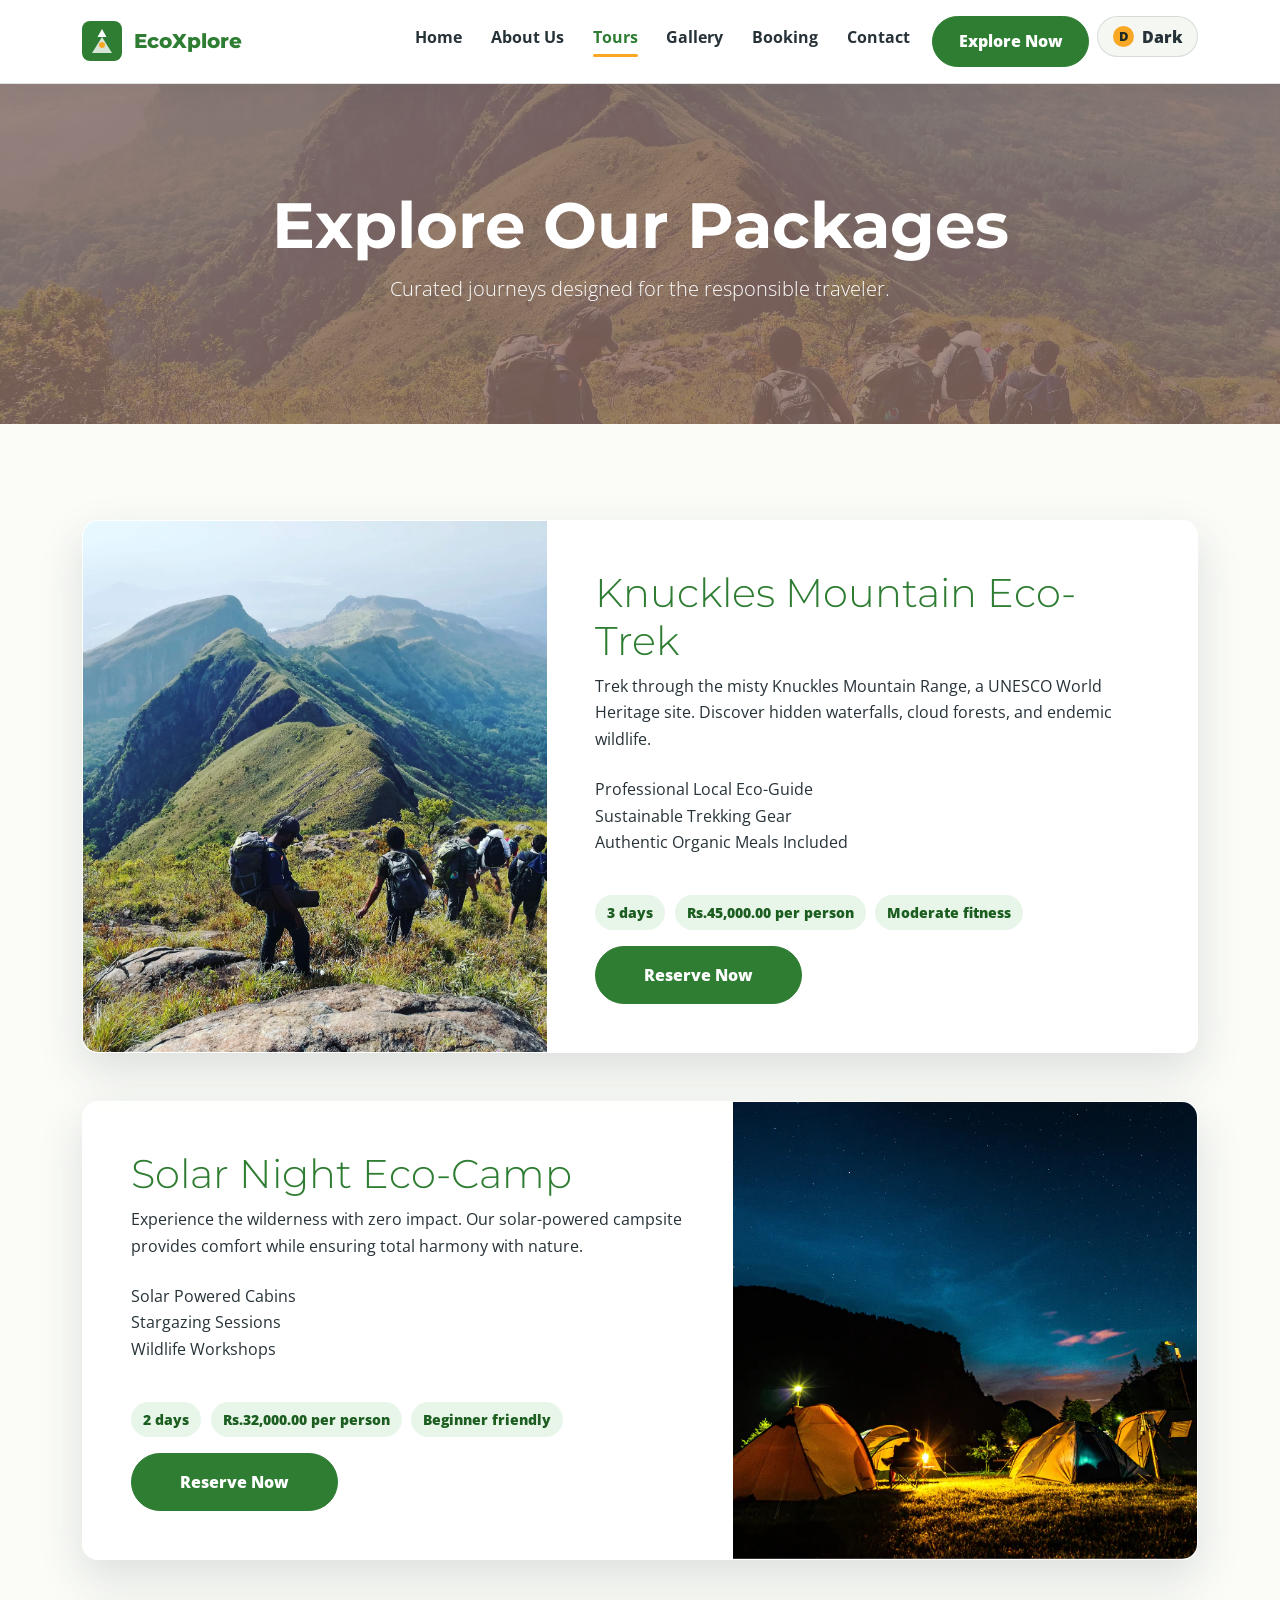
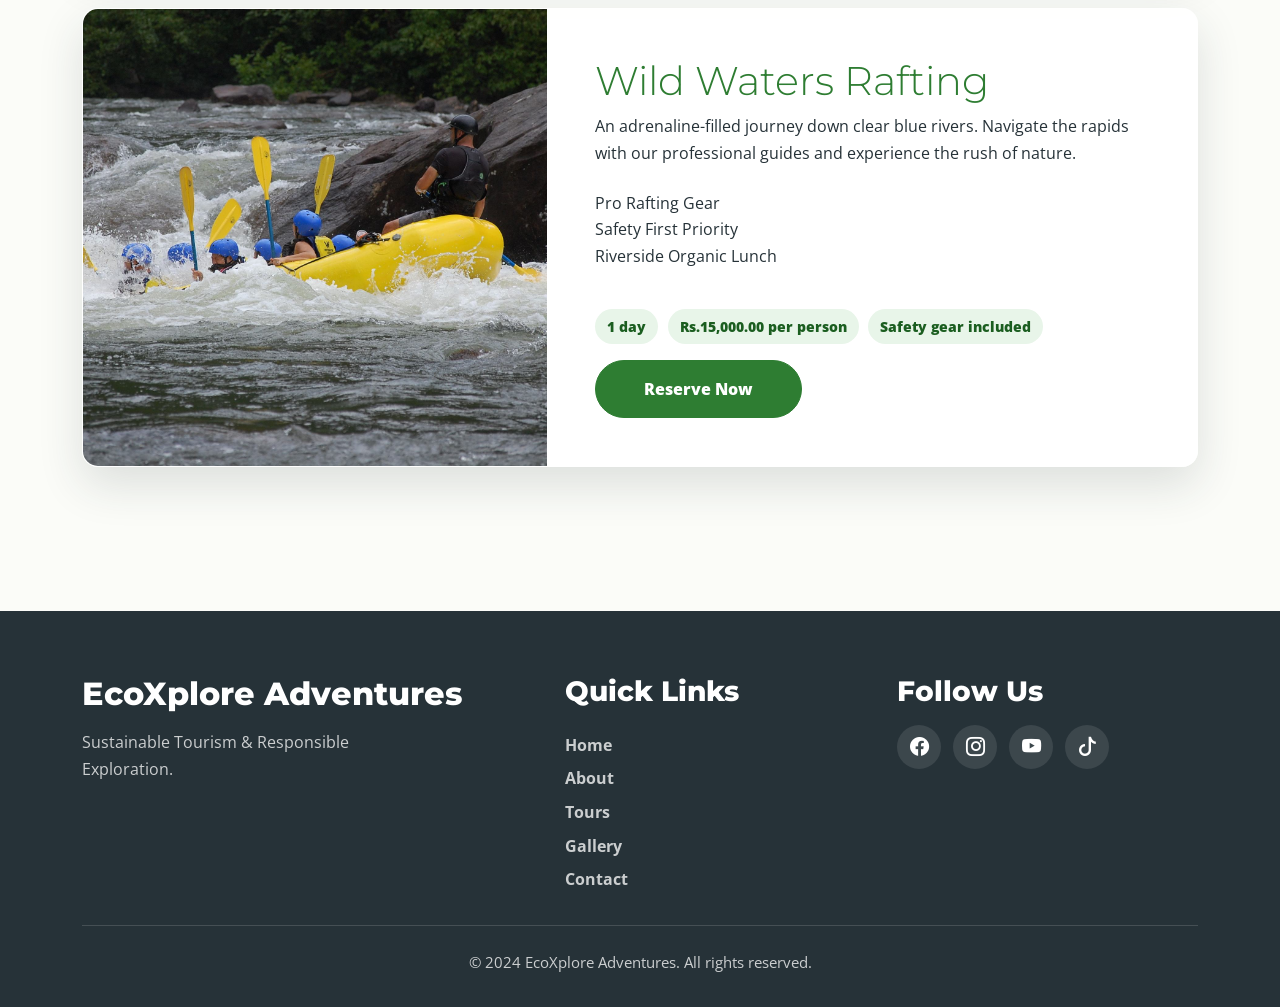
<file: tours.html>
<!DOCTYPE html>
<html lang="en">

<head>
    <meta charset="UTF-8">
    <meta name="viewport" content="width=device-width, initial-scale=1.0">
    <meta name="description" content="Explore eco-friendly adventure packages with Bootstrap 5.">
    <title>Tours & Packages | EcoXplore Adventures</title>
    <link href="https://cdn.jsdelivr.net/npm/bootstrap@5.3.0/dist/css/bootstrap.min.css" rel="stylesheet">
    <link rel="stylesheet" href="https://cdn.jsdelivr.net/npm/bootstrap-icons@1.11.3/font/bootstrap-icons.css">
    <link rel="stylesheet" href="css/main.css">
    <style>
        .tours-hero {
            background: linear-gradient(rgba(141, 110, 99, 0.8), rgba(141, 110, 99, 0.8)), url('images/Trekking_Tour_in_Kandy_Knuckles_Feachured_60b26beeb3.jpg') center/cover;
            color: white;
            padding: 100px 0;
            text-align: center;
        }
    </style>
</head>

<body>
    <nav class="navbar navbar-expand-lg sticky-top bg-white py-3">
        <div class="container">
            <a class="navbar-brand" href="index.html">
                <img src="images/logo.svg" alt="Logo" width="40" height="40">
                EcoXplore
            </a>
            <button class="navbar-toggler" type="button" data-bs-toggle="collapse" data-bs-target="#navbarNav">
                <span class="navbar-toggler-icon"></span>
            </button>
            <div class="collapse navbar-collapse" id="navbarNav">
                <ul class="navbar-nav ms-auto mb-2 mb-lg-0">
                </ul>
            </div>
        </div>
    </nav>

    <header class="tours-hero reveal">
        <div class="container">
            <h1 class="display-3 fw-bold">Explore Our Packages</h1>
            <p class="lead">Curated journeys designed for the responsible traveler.</p>
        </div>
    </header>

    <main class="container py-5 my-5">
        <article class="row g-0 mb-5 glass rounded-4 overflow-hidden reveal shadow">
            <div class="col-md-5">
                <img src="images/Trekking_Tour_in_Kandy_Knuckles_Feachured_60b26beeb3.jpg" alt="Hiking" class="w-100 h-100"
                    style="object-fit: cover; min-height: 350px;">
            </div>
            <div class="col-md-7 p-5 d-flex flex-column justify-content-center">
                <h2 class="display-6" style="color: var(--primary);">Knuckles Mountain Eco-Trek</h2>
                <p class="mb-4">Trek through the misty Knuckles Mountain Range, a UNESCO World Heritage site. Discover
                    hidden waterfalls, cloud forests, and endemic wildlife.</p>
                <ul class="list-unstyled mb-4">
                    <li> Professional Local Eco-Guide</li>
                    <li> Sustainable Trekking Gear</li>
                    <li> Authentic Organic Meals Included</li>
                </ul>
                <div class="package-meta"><span>3 days</span><span>Rs.45,000.00 per person</span><span>Moderate
                        fitness</span></div>
                <div><a href="booking.html" class="btn btn-primary px-5 py-3">Reserve Now</a></div>
            </div>
        </article>

        <article class="row g-0 mb-5 glass rounded-4 overflow-hidden reveal shadow" style="transition-delay: 0.2s;">
            <div class="col-md-5 order-md-2">
                <img src="images/camping_lights.webp" alt="Camping" class="w-100 h-100"
                    style="object-fit: cover; min-height: 350px;">
            </div>
            <div class="col-md-7 p-5 d-flex flex-column justify-content-center order-md-1">
                <h2 class="display-6" style="color: var(--primary);">Solar Night Eco-Camp</h2>
                <p class="mb-4">Experience the wilderness with zero impact. Our solar-powered campsite provides comfort
                    while ensuring total harmony with nature.</p>
                <ul class="list-unstyled mb-4">
                    <li> Solar Powered Cabins</li>
                    <li> Stargazing Sessions</li>
                    <li> Wildlife Workshops</li>
                </ul>
                <div class="package-meta"><span>2 days</span><span>Rs.32,000.00 per person</span><span>Beginner
                        friendly</span>
                </div>
                <div><a href="booking.html" class="btn btn-primary px-5 py-3">Reserve Now</a></div>
            </div>
        </article>

        <article class="row g-0 mb-5 glass rounded-4 overflow-hidden reveal shadow" style="transition-delay: 0.4s;">
            <div class="col-md-5">
                <img src="images/sri-lanka-wild-water-raften.jpeg" alt="Rafting" class="w-100 h-100"
                    style="object-fit: cover; min-height: 350px;">
            </div>
            <div class="col-md-7 p-5 d-flex flex-column justify-content-center">
                <h2 class="display-6" style="color: var(--primary);">Wild Waters Rafting</h2>
                <p class="mb-4">An adrenaline-filled journey down clear blue rivers. Navigate the rapids with our
                    professional guides and experience the rush of nature.</p>
                <ul class="list-unstyled mb-4">
                    <li> Pro Rafting Gear</li>
                    <li> Safety First Priority</li>
                    <li> Riverside Organic Lunch</li>
                </ul>
                <div class="package-meta"><span>1 day</span><span>Rs.15,000.00 per person</span><span>Safety gear
                        included</span></div>
                <div><a href="booking.html" class="btn btn-primary px-5 py-3">Reserve Now</a></div>
            </div>
        </article>
    </main>

    <footer>
        <div class="container">
            <div class="footer-content">
                <div class="footer-brand">
                    <h2>EcoXplore Adventures</h2>
                    <p>Sustainable Tourism & Responsible Exploration.</p>
                </div>
                <div class="footer-links">
                    <h3>Quick Links</h3>
                    <a href="index.html">Home</a>
                    <a href="about.html">About</a>
                    <a href="tours.html">Tours</a>
                    <a href="gallery.html">Gallery</a>
                    <a href="contact.html">Contact</a>
                </div>
                <div class="footer-social">
                    <h3>Follow Us</h3>
                    <div class="social-icons">
                        <a href="https://www.facebook.com/" aria-label="Facebook"><i class="bi bi-facebook"></i></a>
                        <a href="https://www.instagram.com/" aria-label="Instagram"><i class="bi bi-instagram"></i></a>
                        <a href="https://www.youtube.com/" aria-label="YouTube"><i class="bi bi-youtube"></i></a>
                        <a href="https://www.tiktok.com/" aria-label="TikTok"><i class="bi bi-tiktok"></i></a>
                    </div>
                </div>
            </div>
            <p class="footer-copy">&copy; 2024 EcoXplore Adventures. All rights reserved.</p>
        </div>
    </footer>

    <script src="https://cdn.jsdelivr.net/npm/bootstrap@5.3.0/dist/js/bootstrap.bundle.min.js"></script>
    <script src="js/script.js"></script>
</body>

</html>
</file>
<file: css/main.css>
﻿@import url("https://fonts.googleapis.com/css2?family=Montserrat:wght@400;700;800&family=Open+Sans:wght@400;600;700&display=swap");

:root {
  --primary: #2e7d32;
  --primary-dark: #1b5e20;
  --primary-light: #e8f5e9;
  --secondary: #7a5c47;
  --accent: #f9a825;
  --water: #0277bd;
  --text: #263238;
  --text-muted: rgba(38, 50, 56, 0.72);
  --white: #ffffff;
  --bg: #fbfcf8;
  --line: rgba(38, 50, 56, 0.14);
  --shadow: 0 18px 45px rgba(38, 50, 56, 0.14);
  --transition-smooth: 0.25s ease;
}

[data-theme="dark"] {
  --primary: #66bb6a;
  --primary-dark: #a5d6a7;
  --primary-light: #17351f;
  --secondary: #c6a88d;
  --accent: #ffbf3f;
  --water: #64b5f6;
  --text: #edf7ee;
  --text-muted: rgba(237, 247, 238, 0.74);
  --white: #ffffff;
  --bg: #0f1712;
  --line: rgba(255, 255, 255, 0.14);
  --shadow: 0 18px 45px rgba(0, 0, 0, 0.34);
}

* {
  box-sizing: border-box;
}

html {
  scroll-behavior: smooth;
}

body {
  font-family: "Open Sans", Arial, sans-serif;
  background: var(--bg);
  color: var(--text);
  overflow-x: hidden;
  line-height: 1.65;
}

body::selection {
  background: var(--accent);
  color: var(--text);
}

h1,
h2,
h3,
h4,
h5,
h6,
.navbar-brand {
  font-family: "Montserrat", Arial, sans-serif;
  font-weight: 800;
  letter-spacing: 0;
}

a {
  color: var(--primary-dark);
}

a:focus-visible,
button:focus-visible,
input:focus-visible,
select:focus-visible,
textarea:focus-visible {
  outline: 3px solid rgba(249, 168, 37, 0.75) !important;
  outline-offset: 3px;
}

.navbar {
  border-bottom: 1px solid var(--line);
  box-shadow: 0 8px 24px rgba(38, 50, 56, 0.06);
}

.navbar-brand {
  color: var(--primary) !important;
  display: flex;
  align-items: center;
  gap: 0.75rem;
}

.nav-link {
  font-weight: 700;
  color: var(--text) !important;
  position: relative;
  padding: 0.5rem 0.9rem !important;
}

.nav-link:hover,
.nav-link.active {
  color: var(--primary) !important;
}

.nav-link.active::after {
  content: "";
  position: absolute;
  bottom: 0.1rem;
  left: 0.9rem;
  right: 0.9rem;
  height: 3px;
  border-radius: 999px;
  background: var(--accent);
}

.btn-primary,
.btn-accent {
  border-radius: 999px;
  padding: 0.78rem 1.6rem;
  font-weight: 800;
  transition:
    transform var(--transition-smooth),
    box-shadow var(--transition-smooth),
    background var(--transition-smooth);
}

.btn-primary {
  background: var(--primary);
  border-color: var(--primary);
}

.btn-primary:hover {
  background: var(--primary-dark);
  border-color: var(--primary-dark);
  transform: translateY(-2px);
  box-shadow: 0 10px 24px rgba(46, 125, 50, 0.22);
}

.btn-accent {
  background: var(--accent);
  border: 1px solid var(--accent);
  color: var(--text);
}

.btn-accent:hover {
  background: #ffbf3f;
  border-color: #ffbf3f;
  color: var(--text);
  transform: translateY(-2px);
}

.glass {
  background: rgba(255, 255, 255, 0.88) !important;
  border: 1px solid rgba(255, 255, 255, 0.78) !important;
  box-shadow: var(--shadow) !important;
}

.hero-section {
  min-height: 86vh;
  background:
    linear-gradient(rgba(18, 44, 24, 0.58), rgba(18, 44, 24, 0.5)),
    url("../images/Trekking_Tour_in_Kandy_Knuckles_Feachured_60b26beeb3.jpg") center/cover no-repeat;
  display: flex;
  align-items: center;
  color: var(--white);
}

.page-hero,
.about-hero,
.tours-hero,
.gallery-hero,
.contact-hero {
  min-height: 340px;
  color: var(--white);
  display: flex;
  align-items: center;
  text-align: center;
  padding: 5.5rem 0;
}

.about-hero {
  background:
    linear-gradient(rgba(35, 85, 44, 0.78), rgba(35, 85, 44, 0.78)),
    url("../images/sri-lanka-strand-10.jpeg") center/cover;
}
.tours-hero {
  background:
    linear-gradient(rgba(83, 64, 50, 0.78), rgba(83, 64, 50, 0.78)),
    url("../images/Trekking_Tour_in_Kandy_Knuckles_Feachured_60b26beeb3.jpg") center/cover;
}
.gallery-hero {
  background:
    linear-gradient(rgba(25, 80, 68, 0.72), rgba(25, 80, 68, 0.72)),
    url("../images/sri-lanka-wild-water-raften.jpeg") center/cover;
}
.contact-hero {
  background:
    linear-gradient(rgba(35, 85, 44, 0.78), rgba(35, 85, 44, 0.78)),
    url("../images/closeup-of-sea-beach-and-colorful-sunset-sky-panoramic-beach-landscape-empty-tropical-beach-and-seascape-orange-and-golden-sunset-sky-soft-sand-calmness-tranquil-relaxing-sunlight-summer-mood-photo.jpg") center/cover;
}

.section-kicker {
  color: var(--primary);
  font-weight: 800;
  text-transform: uppercase;
  letter-spacing: 0.08em;
  font-size: 0.78rem;
}

.tour-card,
.package-card {
  border: 0;
  border-radius: 8px;
  overflow: hidden;
  transition:
    transform var(--transition-smooth),
    box-shadow var(--transition-smooth);
}

.tour-card:hover,
.package-card:hover {
  transform: translateY(-6px);
}

.card-img-top,
.package-image {
  height: 250px;
  object-fit: cover;
}

.package-meta {
  display: flex;
  flex-wrap: wrap;
  gap: 0.6rem;
  margin: 1rem 0;
}

.package-meta span {
  background: var(--primary-light);
  color: var(--primary-dark);
  border-radius: 999px;
  padding: 0.35rem 0.75rem;
  font-weight: 800;
  font-size: 0.9rem;
}

.gallery-item {
  position: relative;
  height: 330px;
  border-radius: 8px;
  overflow: hidden;
  cursor: pointer;
  background: var(--text);
}

.gallery-item img {
  width: 100%;
  height: 100%;
  object-fit: cover;
  transition:
    transform 0.35s ease,
    opacity 0.35s ease;
}

.gallery-item:hover img {
  transform: scale(1.06);
  opacity: 0.86;
}

.gallery-overlay {
  position: absolute;
  inset: auto 0 0 0;
  padding: 1.25rem;
  background: linear-gradient(transparent, rgba(0, 0, 0, 0.82));
  color: var(--white);
  font-weight: 800;
}

.form-control,
.form-select {
  border: 1px solid var(--line);
  border-radius: 8px !important;
}

.form-control.is-invalid,
.form-select.is-invalid {
  border-color: #dc3545;
}

.form-message {
  border-radius: 8px;
  padding: 0.9rem 1rem;
  font-weight: 700;
  display: none;
}

.form-message.show {
  display: block;
}

.form-message.success {
  background: var(--primary-light);
  color: var(--primary-dark);
}

.form-message.error {
  background: #fff0f0;
  color: #a32020;
}

.contact-info-card {
  background: var(--primary) !important;
  color: var(--white) !important;
}

.reveal {
  opacity: 0;
  transform: translateY(24px);
  transition:
    opacity 0.65s ease,
    transform 0.65s ease;
}

.reveal.active {
  opacity: 1;
  transform: translateY(0);
}

@media (prefers-reduced-motion: reduce) {
  *,
  .reveal {
    scroll-behavior: auto !important;
    transition: none !important;
    animation: none !important;
  }
}

footer {
  background: var(--text);
  color: rgba(255, 255, 255, 0.76);
  padding: 4rem 0 2rem;
}

.footer-content {
  display: grid;
  grid-template-columns: 1.5fr 1fr 1fr;
  gap: 2rem;
  align-items: start;
}

.footer-brand h2,
.footer-links h3,
.footer-social h3 {
  color: var(--white);
  margin-bottom: 1rem;
}

.footer-brand p {
  max-width: 360px;
  margin-bottom: 0;
}

.footer-links {
  display: grid;
  gap: 0.45rem;
}

.footer-links a {
  color: rgba(255, 255, 255, 0.76);
  text-decoration: none;
  font-weight: 700;
  transition: color var(--transition-smooth);
}

.footer-links a:hover,
.footer-links a:focus {
  color: var(--accent);
}

.social-icons {
  display: flex;
  flex-wrap: wrap;
  gap: 0.75rem;
}

.social-icons a {
  width: 2.75rem;
  height: 2.75rem;
  display: grid;
  place-items: center;
  border-radius: 999px;
  background: rgba(255, 255, 255, 0.1);
  color: var(--white);
  font-size: 1.2rem;
  text-decoration: none;
  transition:
    transform var(--transition-smooth),
    background var(--transition-smooth),
    color var(--transition-smooth);
}

.social-icons a:hover,
.social-icons a:focus {
  background: var(--accent);
  color: var(--text);
  transform: translateY(-2px);
}

.footer-copy {
  border-top: 1px solid rgba(255, 255, 255, 0.14);
  margin: 2rem 0 0;
  padding-top: 1.5rem;
  text-align: center;
  font-size: 0.95rem;
}

@media (max-width: 991px) {
  .nav-link.active::after {
    display: none;
  }

  .hero-section {
    min-height: 76vh;
    text-align: center;
  }

  .footer-content {
    grid-template-columns: 1fr;
    text-align: center;
  }

  .footer-brand p {
    margin: 0 auto;
  }

  .social-icons {
    justify-content: center;
  }
}

@media (max-width: 576px) {
  .display-2 {
    font-size: 2.45rem;
  }
  .display-3 {
    font-size: 2.15rem;
  }
  .display-5 {
    font-size: 1.85rem;
  }
  .page-hero,
  .about-hero,
  .tours-hero,
  .gallery-hero,
  .contact-hero {
    min-height: 280px;
    padding: 4rem 0;
  }
  .gallery-item {
    height: 260px;
  }
  .glass.p-5,
  .p-5 {
    padding: 1.5rem !important;
  }
}

.booking-benefits {
  display: grid;
  gap: 0.85rem;
  margin: 1.25rem 0 1.5rem;
}

.booking-benefit {
  display: grid;
  grid-template-columns: 2.3rem 1fr;
  gap: 0.85rem;
  align-items: start;
  padding: 0.95rem;
  border-radius: 8px;
  background: rgba(255, 255, 255, 0.1);
  border: 1px solid rgba(255, 255, 255, 0.16);
}

.booking-benefit-number {
  width: 2.3rem;
  height: 2.3rem;
  display: grid;
  place-items: center;
  border-radius: 999px;
  background: var(--accent);
  color: var(--text);
  font-weight: 800;
}

.booking-benefit h4 {
  color: var(--white);
  font-size: 1rem;
  margin: 0 0 0.25rem;
}

.booking-benefit p {
  margin: 0;
  color: rgba(255, 255, 255, 0.78);
  font-size: 0.94rem;
  line-height: 1.5;
}

.booking-side-image {
  width: 100%;
  max-height: 320px;
  object-fit: cover;
  border-radius: 8px;
}

.booking-reasons-panel {
  background: linear-gradient(
    160deg,
    #17391f 0%,
    #1f5a2b 58%,
    #14301b 100%
  ) !important;
  color: var(--white);
  border: 1px solid rgba(255, 255, 255, 0.12);
  box-shadow: var(--shadow);
}

.booking-reasons-panel .section-kicker {
  color: var(--accent) !important;
}

.booking-reasons-panel .text-white-50 {
  color: rgba(255, 255, 255, 0.78) !important;
}

.booking-reasons-panel .booking-benefits {
  gap: 0.75rem;
  margin: 1rem 0 1.25rem;
}

.booking-reasons-panel .booking-benefit {
  background: rgba(255, 255, 255, 0.12);
  border-color: rgba(255, 255, 255, 0.18);
}

.booking-reasons-panel .booking-benefit h4,
.booking-reasons-panel .booking-benefit p {
  display: block;
}

.booking-reasons-panel .booking-side-image {
  display: block;
  margin-top: 0.75rem;
  border: 4px solid rgba(255, 255, 255, 0.72);
  box-shadow: 0 14px 32px rgba(0, 0, 0, 0.24);
}

body,
.navbar,
.glass,
.form-control,
.form-select,
footer,
.auth-wrapper {
  transition:
    background-color 0.25s ease,
    background 0.25s ease,
    color 0.25s ease,
    border-color 0.25s ease;
}

.navbar,
.navbar.bg-white {
  background: var(--nav-bg, rgba(255, 255, 255, 0.96)) !important;
}

.theme-toggle {
  border: 1px solid var(--line);
  background: var(--theme-toggle-bg, #f4f7f2);
  color: var(--text);
  border-radius: 999px;
  font-weight: 800;
  padding: 0.55rem 0.9rem;
  display: inline-flex;
  align-items: center;
  gap: 0.45rem;
  line-height: 1;
}

.theme-toggle:hover {
  border-color: var(--primary);
  color: var(--primary);
}

.theme-toggle-icon {
  width: 1.35rem;
  height: 1.35rem;
  display: grid;
  place-items: center;
  border-radius: 999px;
  background: var(--accent);
  color: #1f2a22;
  font-size: 0.82rem;
}

[data-theme="dark"] body {
  background: var(--bg);
  color: var(--text);
}

[data-theme="dark"] {
  --nav-bg: rgba(15, 23, 18, 0.96);
  --theme-toggle-bg: rgba(255, 255, 255, 0.08);
}

[data-theme="dark"] .navbar {
  box-shadow: 0 8px 24px rgba(0, 0, 0, 0.28);
}

[data-theme="dark"] .navbar-brand,
[data-theme="dark"] .nav-link:hover,
[data-theme="dark"] .nav-link.active {
  color: var(--primary) !important;
}

[data-theme="dark"] .nav-link {
  color: var(--text) !important;
}

[data-theme="dark"] .glass {
  background: rgba(24, 36, 28, 0.92) !important;
  border-color: rgba(255, 255, 255, 0.12) !important;
  color: var(--text);
}

[data-theme="dark"] .accordion-button {
  color: var(--text) !important;
}

[data-theme="dark"] .accordion-button:not(.collapsed) {
  background-color: rgba(102, 187, 106, 0.15) !important;
  color: var(--primary) !important;
}

[data-theme="dark"] .accordion-button::after {
  filter: invert(1) grayscale(100%) brightness(200%);
}

[data-theme="dark"] .text-muted {
  color: var(--text-muted) !important;
}

[data-theme="dark"] .form-control,
[data-theme="dark"] .form-select {
  background-color: #142019;
  border-color: rgba(255, 255, 255, 0.16);
  color: var(--text);
}

[data-theme="dark"] .form-control::placeholder {
  color: rgba(237, 247, 238, 0.58);
}

[data-theme="dark"] .form-select option {
  color: var(--text);
  background-color: #142019;
}

[data-theme="dark"] .auth-wrapper {
  background: linear-gradient(135deg, #0f1712, #16351f);
}

[data-theme="dark"] .auth-toggle {
  background: rgba(255, 255, 255, 0.08);
  border-color: rgba(255, 255, 255, 0.14);
}

[data-theme="dark"] .auth-toggle button {
  color: var(--text);
}

[data-theme="dark"] .auth-toggle button.active {
  color: #102015;
}

[data-theme="dark"] .package-meta span,
[data-theme="dark"] .form-message.success {
  background: rgba(102, 187, 106, 0.16);
  color: var(--primary-dark);
}

[data-theme="dark"] .form-message.error {
  background: rgba(220, 53, 69, 0.16);
  color: #ffb4bc;
}

[data-theme="dark"] footer {
  background: #080d0a;
}

@media (max-width: 991px) {
  .theme-toggle {
    margin-top: 0.55rem;
    width: 100%;
    justify-content: center;
  }
}
</file>
